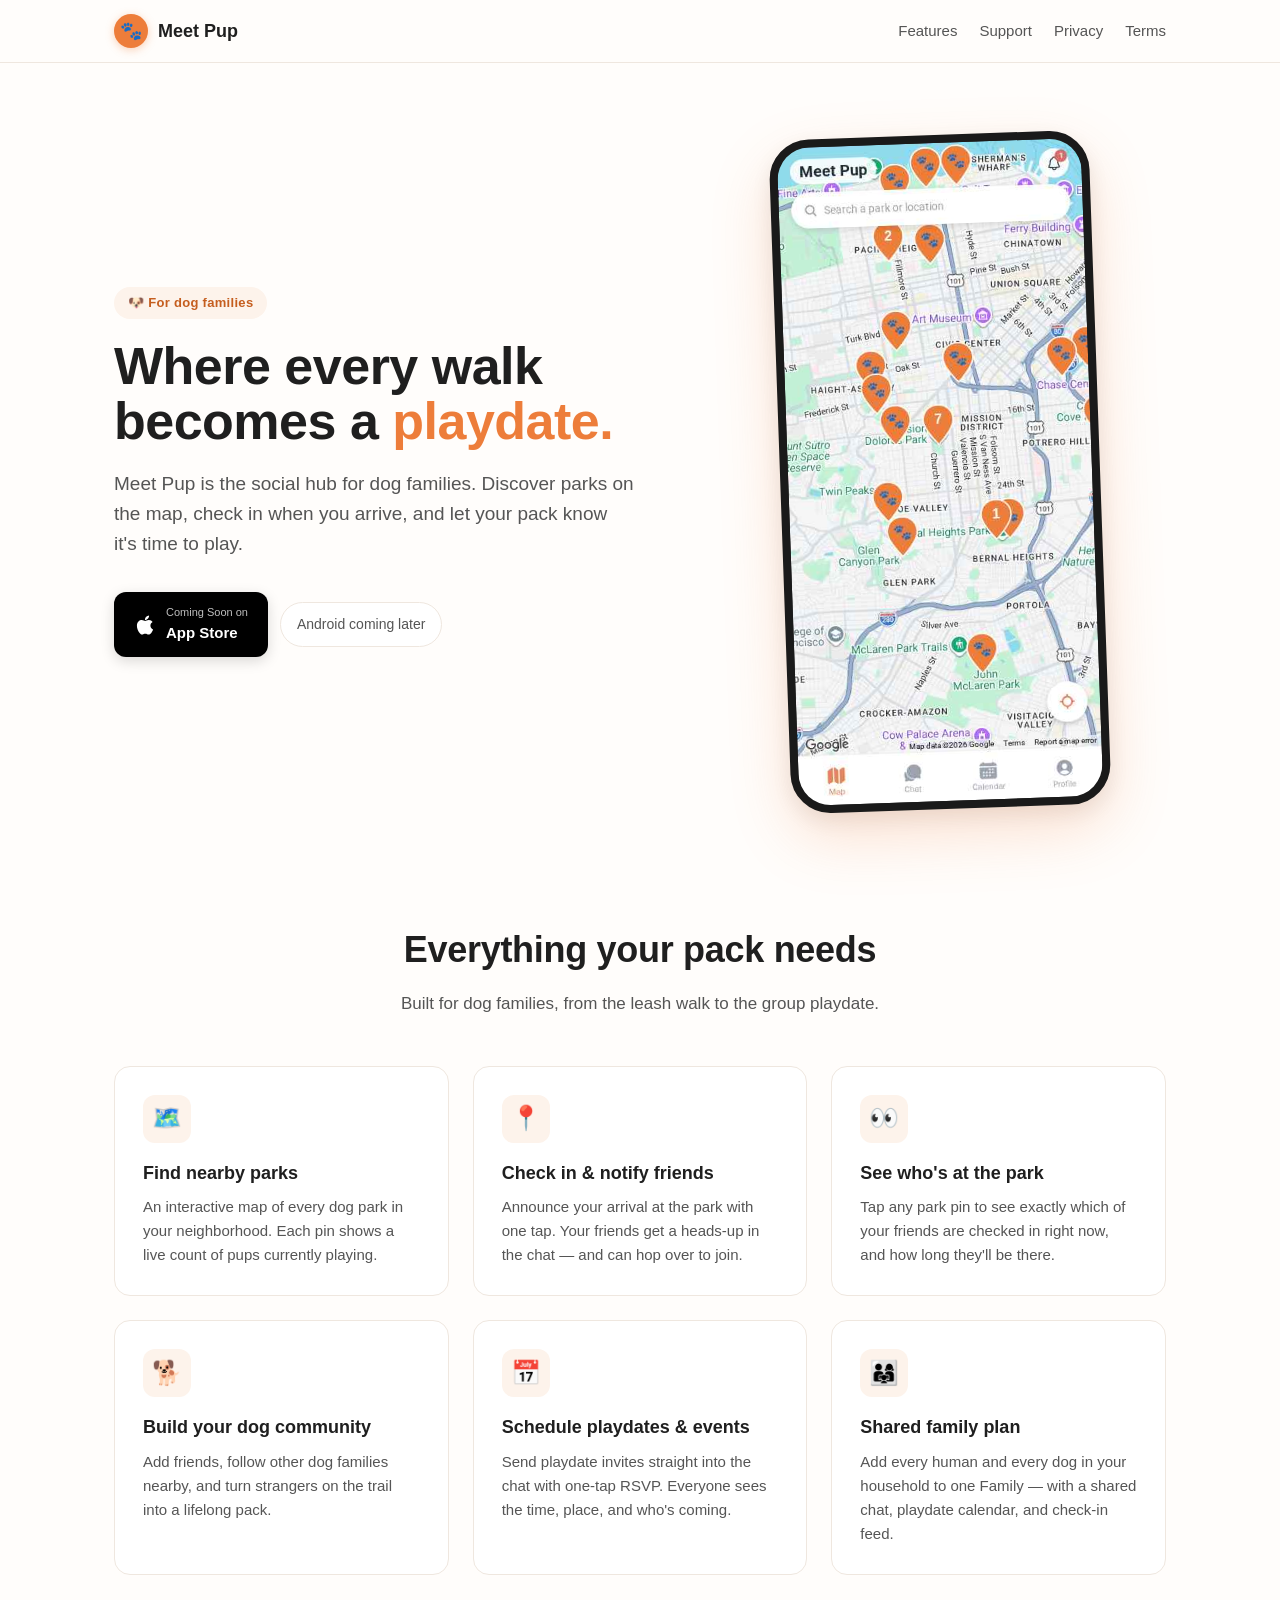
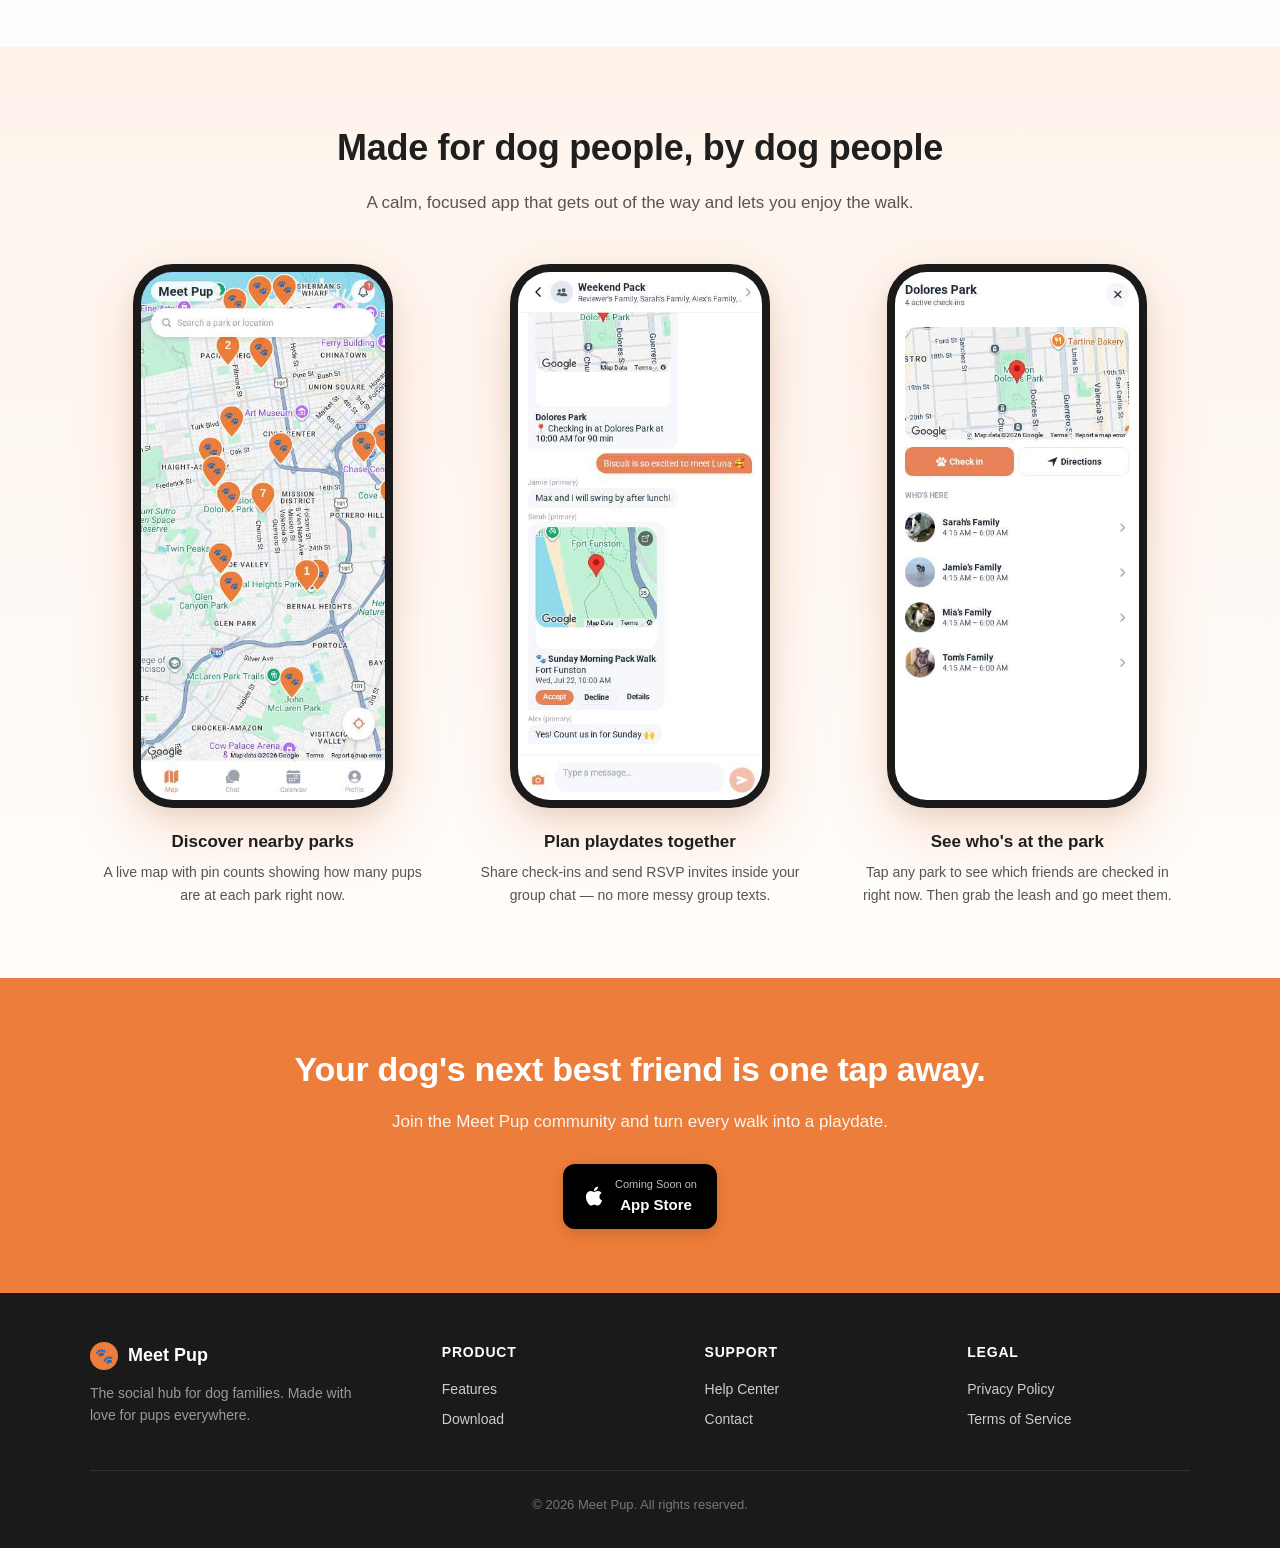
<file: index.html>
<!DOCTYPE html>
<html lang="en">
<head>
  <meta charset="UTF-8">
  <meta name="viewport" content="width=device-width, initial-scale=1.0">
  <meta name="description" content="Meet Pup — the social app for dog families. Find dog parks, check in with friends, chat with your pack, and plan playdates.">
  <meta name="theme-color" content="#ED7D3A">
  <meta property="og:title" content="Meet Pup — A social hub for dog families">
  <meta property="og:description" content="Find dog parks, check in with friends, chat with your pack, and plan playdates — all in one place.">
  <meta property="og:type" content="website">
  <meta property="og:url" content="https://meetpup.space">
  <title>Meet Pup — A social hub for dog families</title>
  <link rel="icon" type="image/svg+xml" href="favicon.svg">
  <link rel="stylesheet" href="styles.css">
</head>
<body>

<nav class="nav">
  <div class="nav-inner">
    <div class="brand">
      <a href="index.html" style="display:flex; align-items:center; gap:10px;">
        <div class="paw">🐾</div>
        <span>Meet Pup</span>
      </a>
    </div>
    <div class="nav-links">
      <a href="#features">Features</a>
      <a href="support.html">Support</a>
      <a href="privacy.html">Privacy</a>
      <a href="terms.html">Terms</a>
    </div>
  </div>
</nav>

<!-- ============ HERO ============ -->
<section class="hero">
  <div class="hero-copy">
    <div class="eyebrow">🐶 For dog families</div>
    <h1>Where every walk becomes a <span>playdate.</span></h1>
    <p class="lead">Meet Pup is the social hub for dog families. Discover parks on the map, check in when you arrive, and let your pack know it's time to play.</p>
    <div class="badges">
      <a href="#" class="appstore-badge" aria-label="Download on the App Store">
        <svg class="apple" width="22" height="22" viewBox="0 0 384 512" fill="currentColor" aria-hidden="true"><path d="M318.7 268.7c-.2-36.7 16.4-64.4 50-84.8-18.8-26.9-47.2-41.7-84.7-44.6-35.5-2.8-74.3 20.7-88.5 20.7-15 0-49.4-19.7-76.4-19.7C63.3 141.2 4 184.8 4 273.5q0 39.3 14.4 81.2c12.8 36.7 59 126.7 107.2 125.2 25.2-.6 43-17.9 75.8-17.9 31.8 0 48.3 17.9 76.4 17.9 48.6-.7 90.4-82.5 102.6-119.3-65.2-30.7-61.7-90-61.7-91.9zm-56.6-164.2c27.3-32.4 24.8-61.9 24-72.5-24.1 1.4-52 16.4-67.9 34.9-17.5 19.8-27.8 44.3-25.6 71.9 26.1 2 49.9-11.4 69.5-34.3z"/></svg>
        <span>
          <small>Coming Soon on</small>
          <strong>App Store</strong>
        </span>
      </a>
      <span class="pill">Android coming later</span>
    </div>
  </div>
  <div class="hero-visual">
    <div class="phone-frame">
      <img src="assets/01_map_hero.png" alt="Meet Pup map view showing dog park check-ins">
    </div>
  </div>
</section>

<!-- ============ FEATURES ============ -->
<section id="features" class="section">
  <div class="section-title">
    <h2>Everything your pack needs</h2>
    <p>Built for dog families, from the leash walk to the group playdate.</p>
  </div>
  <div class="features">
    <div class="feature">
      <div class="icon">🗺️</div>
      <h3>Find nearby parks</h3>
      <p>An interactive map of every dog park in your neighborhood. Each pin shows a live count of pups currently playing.</p>
    </div>
    <div class="feature">
      <div class="icon">📍</div>
      <h3>Check in &amp; notify friends</h3>
      <p>Announce your arrival at the park with one tap. Your friends get a heads-up in the chat — and can hop over to join.</p>
    </div>
    <div class="feature">
      <div class="icon">👀</div>
      <h3>See who's at the park</h3>
      <p>Tap any park pin to see exactly which of your friends are checked in right now, and how long they'll be there.</p>
    </div>
    <div class="feature">
      <div class="icon">🐕</div>
      <h3>Build your dog community</h3>
      <p>Add friends, follow other dog families nearby, and turn strangers on the trail into a lifelong pack.</p>
    </div>
    <div class="feature">
      <div class="icon">📅</div>
      <h3>Schedule playdates &amp; events</h3>
      <p>Send playdate invites straight into the chat with one-tap RSVP. Everyone sees the time, place, and who's coming.</p>
    </div>
    <div class="feature">
      <div class="icon">👨‍👩‍👧</div>
      <h3>Shared family plan</h3>
      <p>Add every human and every dog in your household to one Family — with a shared chat, playdate calendar, and check-in feed.</p>
    </div>
  </div>
</section>

<!-- ============ SHOWCASE ============ -->
<section class="showcase">
  <div class="showcase-inner">
    <div class="section-title">
      <h2>Made for dog people, by dog people</h2>
      <p>A calm, focused app that gets out of the way and lets you enjoy the walk.</p>
    </div>
    <div class="screens">
      <div class="screen">
        <div class="phone-frame"><img src="assets/01_map_hero.png" alt="Map view"></div>
        <h4>Discover nearby parks</h4>
        <p>A live map with pin counts showing how many pups are at each park right now.</p>
      </div>
      <div class="screen">
        <div class="phone-frame"><img src="assets/02_chat_carousel.png" alt="Group chat with check-in and playdate invite"></div>
        <h4>Plan playdates together</h4>
        <p>Share check-ins and send RSVP invites inside your group chat — no more messy group texts.</p>
      </div>
      <div class="screen">
        <div class="phone-frame"><img src="assets/03_family_plan.png" alt="Who's checked in at Dolores Park"></div>
        <h4>See who's at the park</h4>
        <p>Tap any park to see which friends are checked in right now. Then grab the leash and go meet them.</p>
      </div>
    </div>
  </div>
</section>

<!-- ============ CTA ============ -->
<section class="cta-band">
  <h2>Your dog's next best friend is one tap away.</h2>
  <p>Join the Meet Pup community and turn every walk into a playdate.</p>
  <a href="#" class="appstore-badge" aria-label="Download on the App Store">
    <svg class="apple" width="22" height="22" viewBox="0 0 384 512" fill="currentColor" aria-hidden="true"><path d="M318.7 268.7c-.2-36.7 16.4-64.4 50-84.8-18.8-26.9-47.2-41.7-84.7-44.6-35.5-2.8-74.3 20.7-88.5 20.7-15 0-49.4-19.7-76.4-19.7C63.3 141.2 4 184.8 4 273.5q0 39.3 14.4 81.2c12.8 36.7 59 126.7 107.2 125.2 25.2-.6 43-17.9 75.8-17.9 31.8 0 48.3 17.9 76.4 17.9 48.6-.7 90.4-82.5 102.6-119.3-65.2-30.7-61.7-90-61.7-91.9zm-56.6-164.2c27.3-32.4 24.8-61.9 24-72.5-24.1 1.4-52 16.4-67.9 34.9-17.5 19.8-27.8 44.3-25.6 71.9 26.1 2 49.9-11.4 69.5-34.3z"/></svg>
    <span>
      <small>Coming Soon on</small>
      <strong>App Store</strong>
    </span>
  </a>
</section>

<!-- ============ FOOTER ============ -->
<footer class="footer">
  <div class="footer-inner">
    <div class="brand-block">
      <div class="brand-name">
        <div class="paw" style="width:28px;height:28px;border-radius:50%;background:var(--brand);display:flex;align-items:center;justify-content:center;color:white;font-size:15px;">🐾</div>
        <span>Meet Pup</span>
      </div>
      <p>The social hub for dog families. Made with love for pups everywhere.</p>
    </div>
    <div>
      <h5>Product</h5>
      <a href="#features">Features</a>
      <a href="#">Download</a>
    </div>
    <div>
      <h5>Support</h5>
      <a href="support.html">Help Center</a>
      <a href="mailto:support@meetpup.space">Contact</a>
    </div>
    <div>
      <h5>Legal</h5>
      <a href="privacy.html">Privacy Policy</a>
      <a href="terms.html">Terms of Service</a>
    </div>
  </div>
  <div class="footer-bottom">
    &copy; 2026 Meet Pup. All rights reserved.
  </div>
</footer>

</body>
</html>
</file>
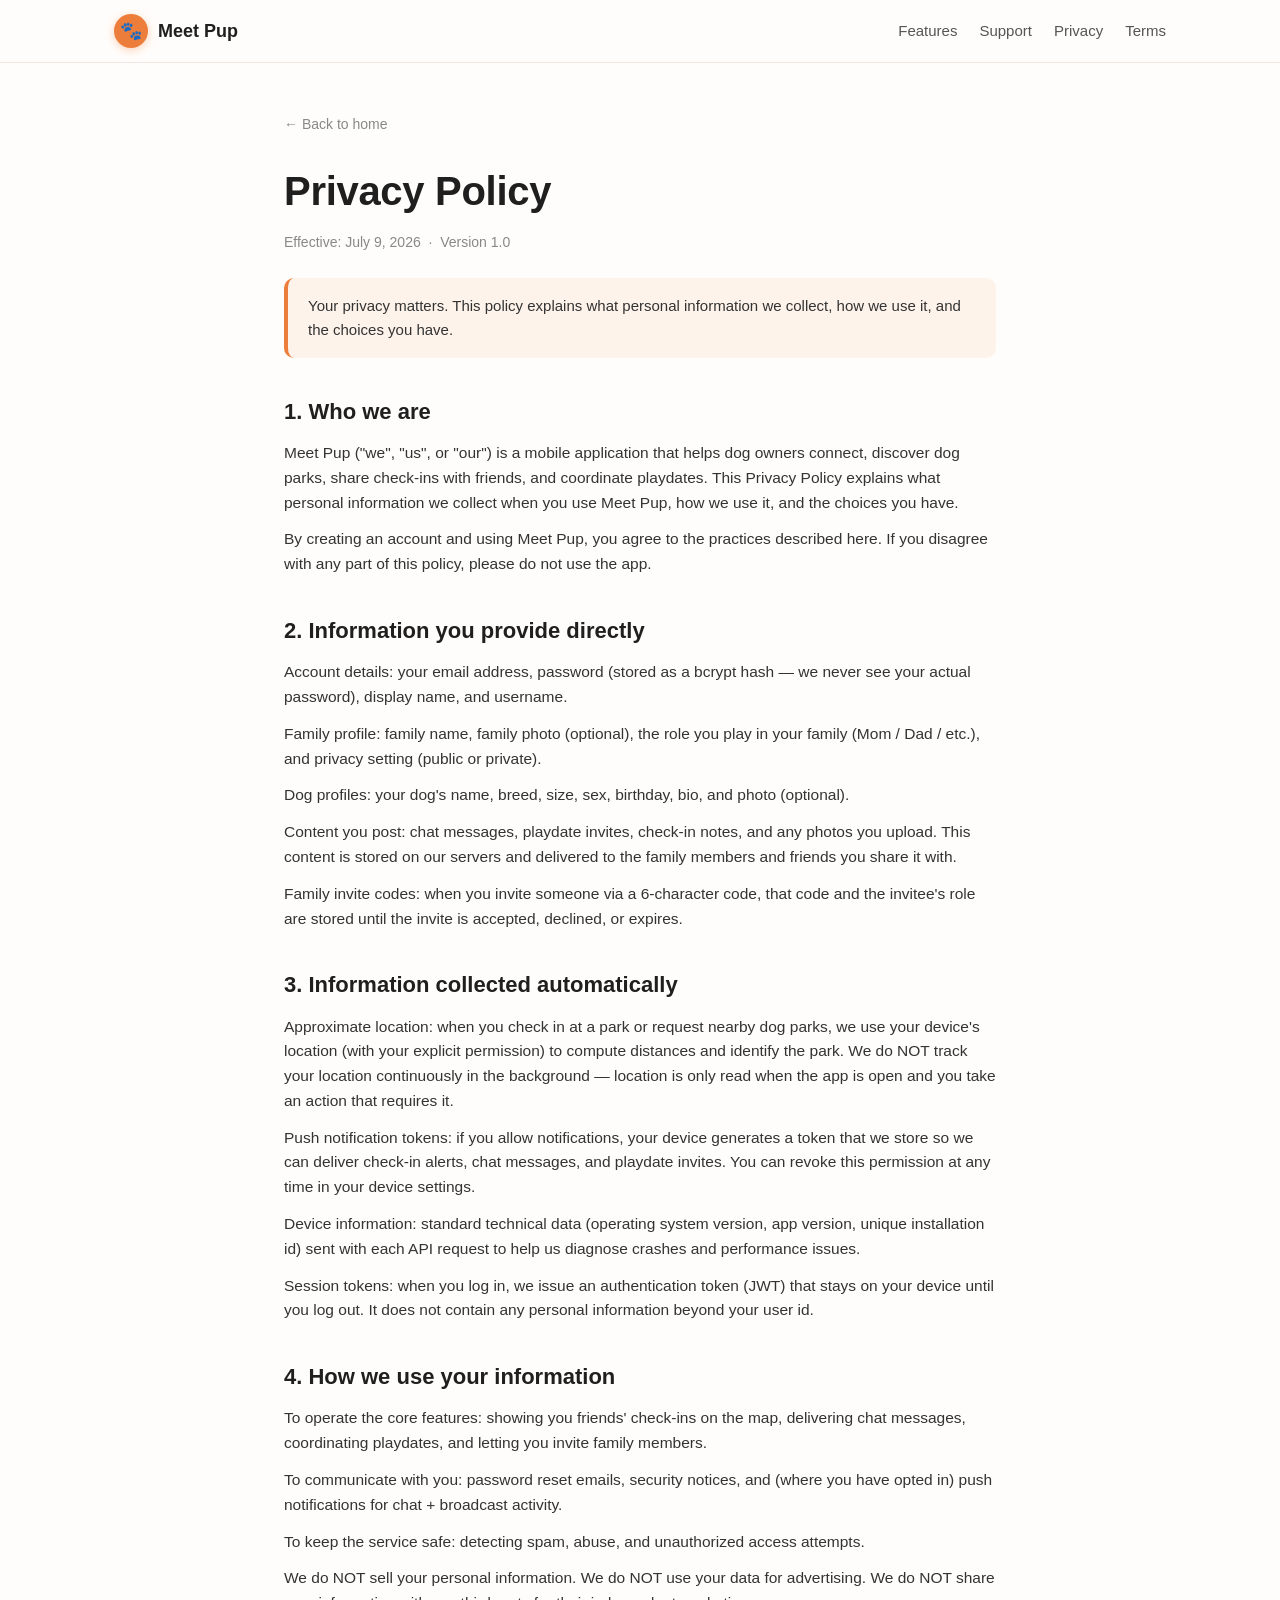
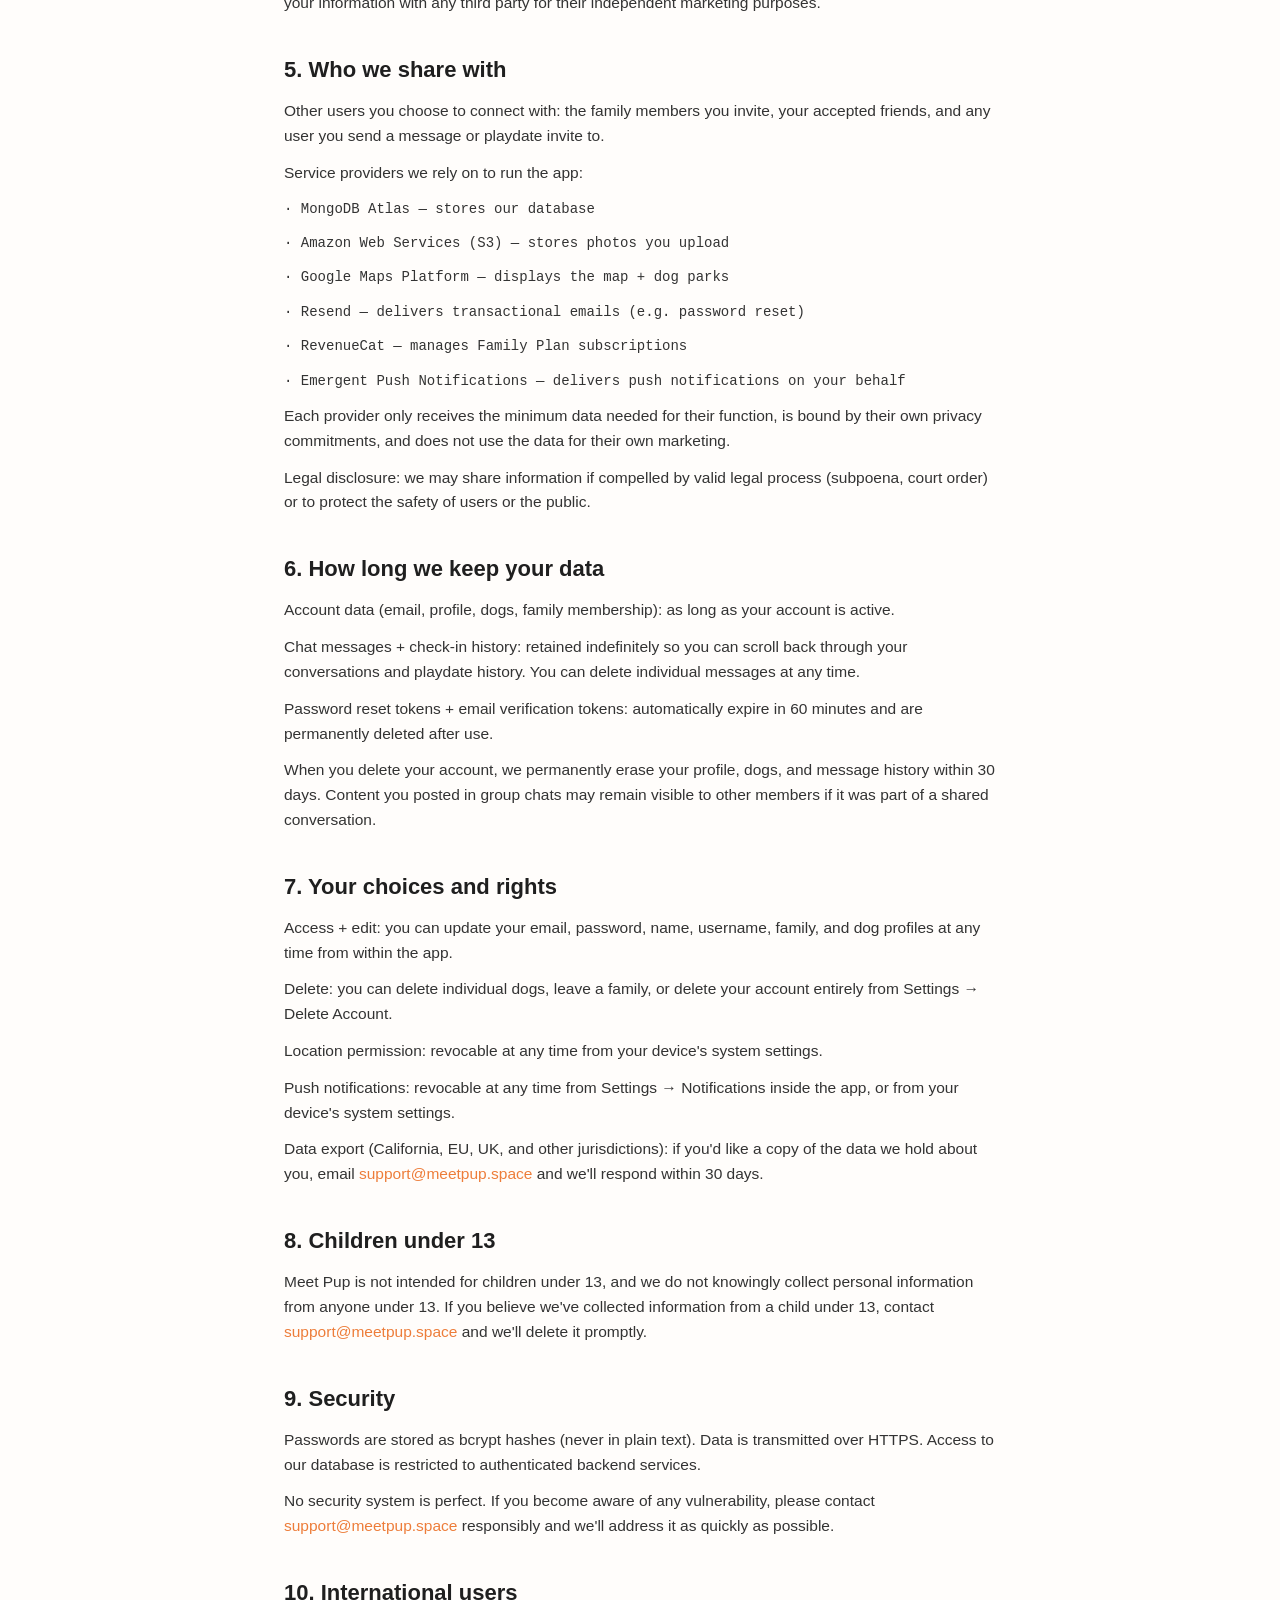
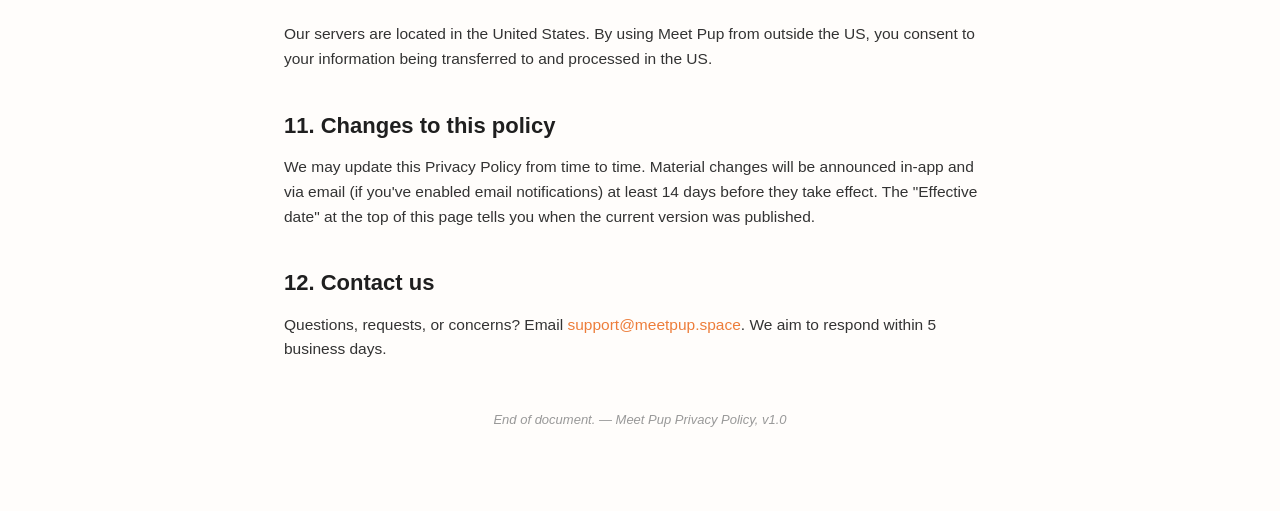
<file: privacy.html>
<!DOCTYPE html>
<html lang="en">
<head>
  <meta charset="UTF-8">
  <meta name="viewport" content="width=device-width, initial-scale=1.0">
  <meta name="robots" content="index, follow">
  <title>Privacy Policy — Meet Pup</title>
  <link rel="icon" type="image/svg+xml" href="favicon.svg">
  <link rel="stylesheet" href="styles.css">
</head>
<body>

<nav class="nav">
  <div class="nav-inner">
    <div class="brand">
      <a href="index.html" style="display:flex; align-items:center; gap:10px;">
        <div class="paw">🐾</div>
        <span>Meet Pup</span>
      </a>
    </div>
    <div class="nav-links">
      <a href="index.html#features">Features</a>
      <a href="support.html">Support</a>
      <a href="privacy.html">Privacy</a>
      <a href="terms.html">Terms</a>
    </div>
  </div>
</nav>

<div class="content">
  <a href="index.html" class="back">← Back to home</a>
  <h1>Privacy Policy</h1>
  <div class="meta">Effective: July 9, 2026 &nbsp;·&nbsp; Version 1.0</div>
  <p class="intro">Your privacy matters. This policy explains what personal information we collect, how we use it, and the choices you have.</p>

  <h2>1. Who we are</h2>
  <p>Meet Pup ("we", "us", or "our") is a mobile application that helps dog owners connect, discover dog parks, share check-ins with friends, and coordinate playdates. This Privacy Policy explains what personal information we collect when you use Meet Pup, how we use it, and the choices you have.</p>
  <p>By creating an account and using Meet Pup, you agree to the practices described here. If you disagree with any part of this policy, please do not use the app.</p>

  <h2>2. Information you provide directly</h2>
  <p>Account details: your email address, password (stored as a bcrypt hash — we never see your actual password), display name, and username.</p>
  <p>Family profile: family name, family photo (optional), the role you play in your family (Mom / Dad / etc.), and privacy setting (public or private).</p>
  <p>Dog profiles: your dog's name, breed, size, sex, birthday, bio, and photo (optional).</p>
  <p>Content you post: chat messages, playdate invites, check-in notes, and any photos you upload. This content is stored on our servers and delivered to the family members and friends you share it with.</p>
  <p>Family invite codes: when you invite someone via a 6-character code, that code and the invitee's role are stored until the invite is accepted, declined, or expires.</p>

  <h2>3. Information collected automatically</h2>
  <p>Approximate location: when you check in at a park or request nearby dog parks, we use your device's location (with your explicit permission) to compute distances and identify the park. We do NOT track your location continuously in the background — location is only read when the app is open and you take an action that requires it.</p>
  <p>Push notification tokens: if you allow notifications, your device generates a token that we store so we can deliver check-in alerts, chat messages, and playdate invites. You can revoke this permission at any time in your device settings.</p>
  <p>Device information: standard technical data (operating system version, app version, unique installation id) sent with each API request to help us diagnose crashes and performance issues.</p>
  <p>Session tokens: when you log in, we issue an authentication token (JWT) that stays on your device until you log out. It does not contain any personal information beyond your user id.</p>

  <h2>4. How we use your information</h2>
  <p>To operate the core features: showing you friends' check-ins on the map, delivering chat messages, coordinating playdates, and letting you invite family members.</p>
  <p>To communicate with you: password reset emails, security notices, and (where you have opted in) push notifications for chat + broadcast activity.</p>
  <p>To keep the service safe: detecting spam, abuse, and unauthorized access attempts.</p>
  <p>We do NOT sell your personal information. We do NOT use your data for advertising. We do NOT share your information with any third party for their independent marketing purposes.</p>

  <h2>5. Who we share with</h2>
  <p>Other users you choose to connect with: the family members you invite, your accepted friends, and any user you send a message or playdate invite to.</p>
  <p>Service providers we rely on to run the app:</p>
  <p class="mono-list">  · MongoDB Atlas — stores our database</p>
  <p class="mono-list">  · Amazon Web Services (S3) — stores photos you upload</p>
  <p class="mono-list">  · Google Maps Platform — displays the map + dog parks</p>
  <p class="mono-list">  · Resend — delivers transactional emails (e.g. password reset)</p>
  <p class="mono-list">  · RevenueCat — manages Family Plan subscriptions</p>
  <p class="mono-list">  · Emergent Push Notifications — delivers push notifications on your behalf</p>
  <p>Each provider only receives the minimum data needed for their function, is bound by their own privacy commitments, and does not use the data for their own marketing.</p>
  <p>Legal disclosure: we may share information if compelled by valid legal process (subpoena, court order) or to protect the safety of users or the public.</p>

  <h2>6. How long we keep your data</h2>
  <p>Account data (email, profile, dogs, family membership): as long as your account is active.</p>
  <p>Chat messages + check-in history: retained indefinitely so you can scroll back through your conversations and playdate history. You can delete individual messages at any time.</p>
  <p>Password reset tokens + email verification tokens: automatically expire in 60 minutes and are permanently deleted after use.</p>
  <p>When you delete your account, we permanently erase your profile, dogs, and message history within 30 days. Content you posted in group chats may remain visible to other members if it was part of a shared conversation.</p>

  <h2>7. Your choices and rights</h2>
  <p>Access + edit: you can update your email, password, name, username, family, and dog profiles at any time from within the app.</p>
  <p>Delete: you can delete individual dogs, leave a family, or delete your account entirely from Settings → Delete Account.</p>
  <p>Location permission: revocable at any time from your device's system settings.</p>
  <p>Push notifications: revocable at any time from Settings → Notifications inside the app, or from your device's system settings.</p>
  <p>Data export (California, EU, UK, and other jurisdictions): if you'd like a copy of the data we hold about you, email <a href="mailto:support@meetpup.space">support@meetpup.space</a> and we'll respond within 30 days.</p>

  <h2>8. Children under 13</h2>
  <p>Meet Pup is not intended for children under 13, and we do not knowingly collect personal information from anyone under 13. If you believe we've collected information from a child under 13, contact <a href="mailto:support@meetpup.space">support@meetpup.space</a> and we'll delete it promptly.</p>

  <h2>9. Security</h2>
  <p>Passwords are stored as bcrypt hashes (never in plain text). Data is transmitted over HTTPS. Access to our database is restricted to authenticated backend services.</p>
  <p>No security system is perfect. If you become aware of any vulnerability, please contact <a href="mailto:support@meetpup.space">support@meetpup.space</a> responsibly and we'll address it as quickly as possible.</p>

  <h2>10. International users</h2>
  <p>Our servers are located in the United States. By using Meet Pup from outside the US, you consent to your information being transferred to and processed in the US.</p>

  <h2>11. Changes to this policy</h2>
  <p>We may update this Privacy Policy from time to time. Material changes will be announced in-app and via email (if you've enabled email notifications) at least 14 days before they take effect. The "Effective date" at the top of this page tells you when the current version was published.</p>

  <h2>12. Contact us</h2>
  <p>Questions, requests, or concerns? Email <a href="mailto:support@meetpup.space">support@meetpup.space</a>. We aim to respond within 5 business days.</p>

  <footer style="color:#999; text-align:center; margin-top:48px; font-size:13px; font-style:italic;">
    End of document. — Meet Pup Privacy Policy, v1.0
  </footer>
</div>

</body>
</html>
</file>
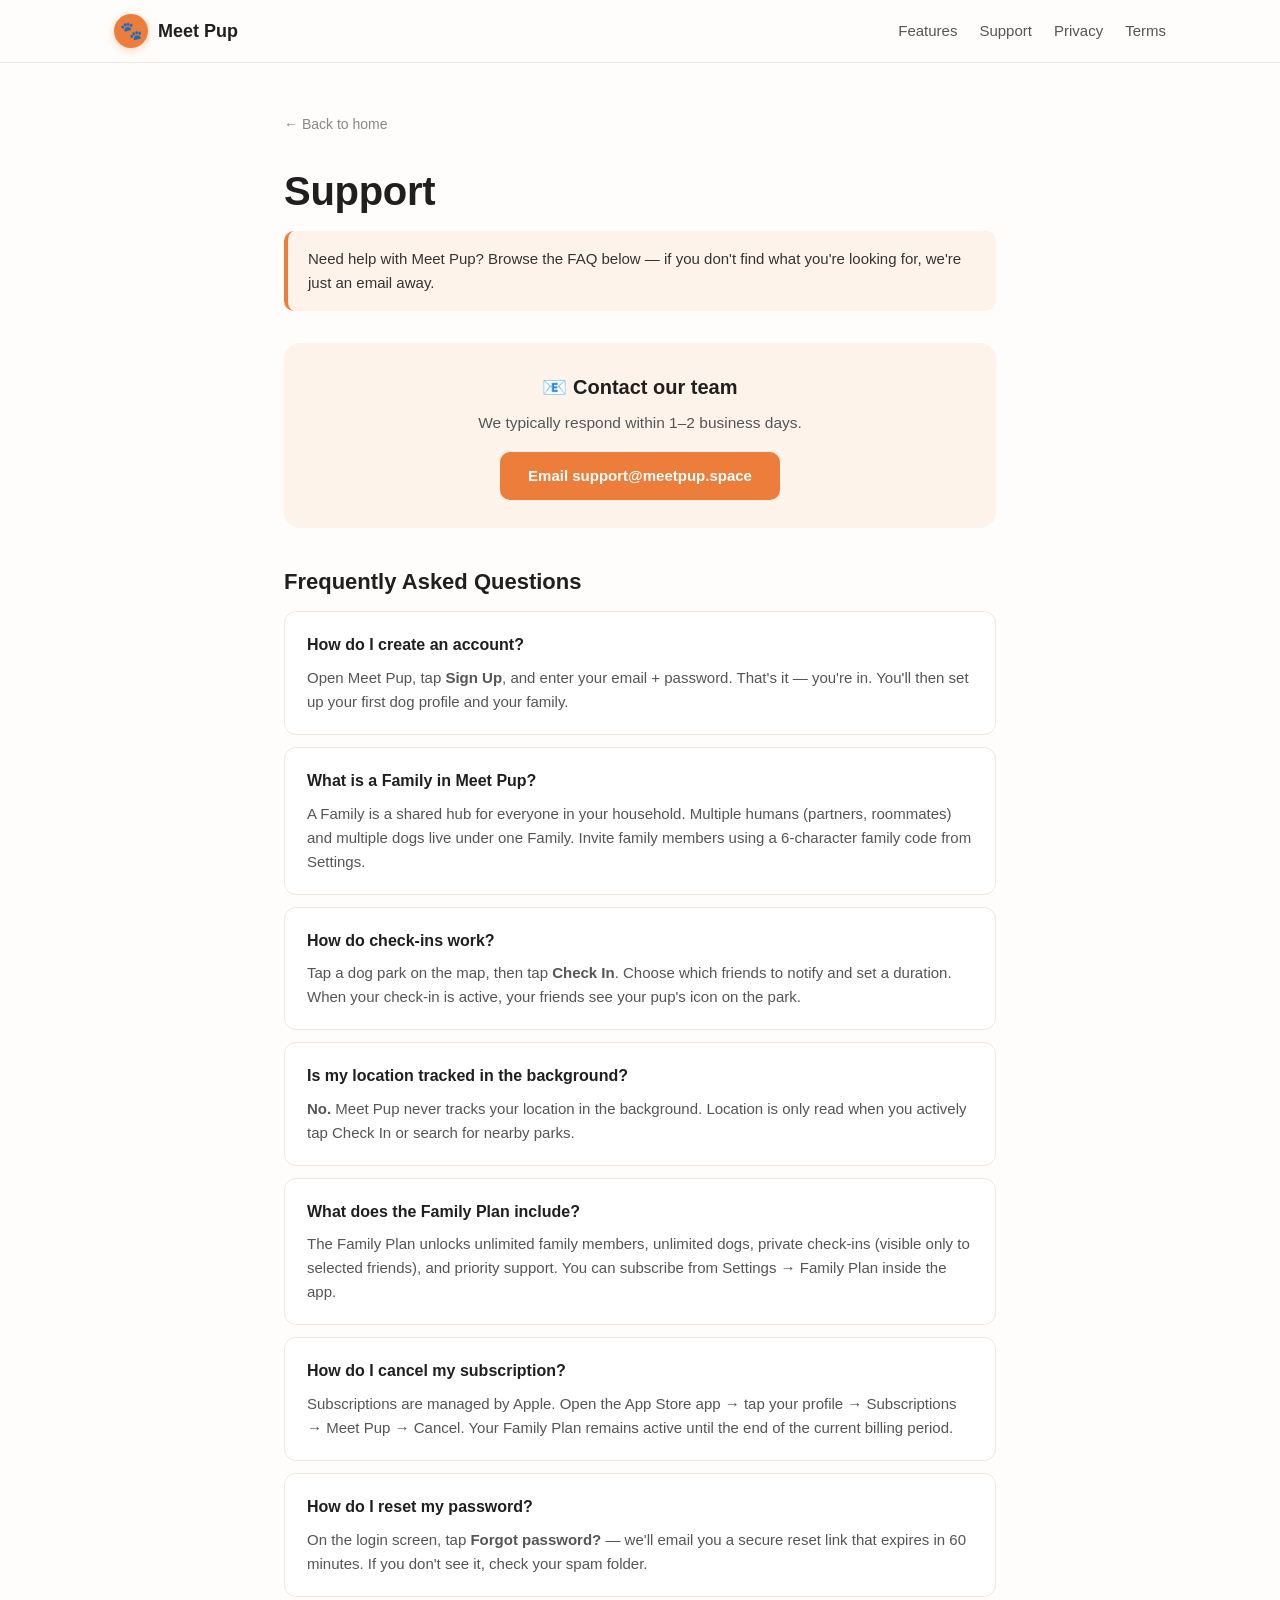
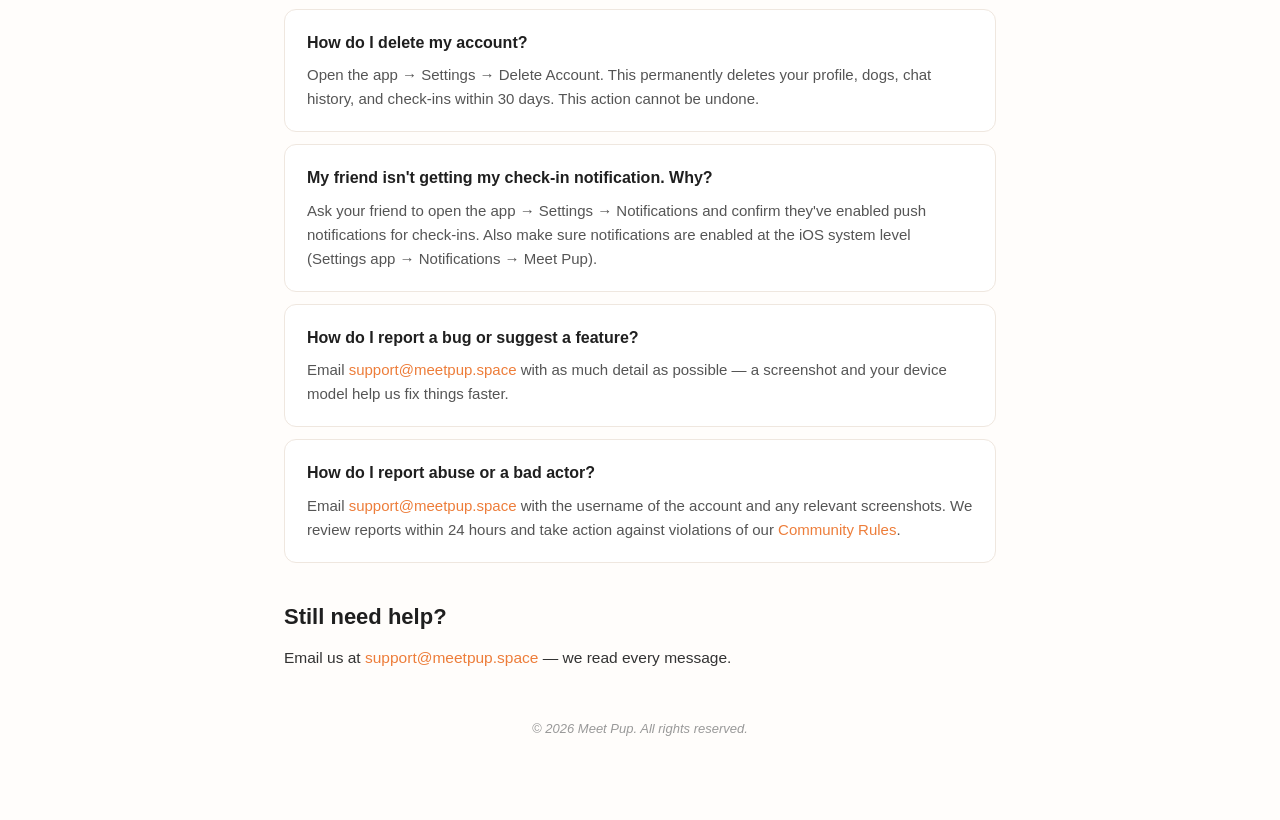
<file: support.html>
<!DOCTYPE html>
<html lang="en">
<head>
  <meta charset="UTF-8">
  <meta name="viewport" content="width=device-width, initial-scale=1.0">
  <title>Support — Meet Pup</title>
  <meta name="description" content="Get help with Meet Pup — FAQs, account help, and contact support.">
  <link rel="icon" type="image/svg+xml" href="favicon.svg">
  <link rel="stylesheet" href="styles.css">
</head>
<body>

<nav class="nav">
  <div class="nav-inner">
    <div class="brand">
      <a href="index.html" style="display:flex; align-items:center; gap:10px;">
        <div class="paw">🐾</div>
        <span>Meet Pup</span>
      </a>
    </div>
    <div class="nav-links">
      <a href="index.html#features">Features</a>
      <a href="support.html">Support</a>
      <a href="privacy.html">Privacy</a>
      <a href="terms.html">Terms</a>
    </div>
  </div>
</nav>

<div class="content">
  <a href="index.html" class="back">← Back to home</a>
  <h1>Support</h1>
  <p class="intro">Need help with Meet Pup? Browse the FAQ below — if you don't find what you're looking for, we're just an email away.</p>

  <div class="contact-card">
    <h3>📧 Contact our team</h3>
    <p>We typically respond within 1–2 business days.</p>
    <a href="mailto:support@meetpup.space" class="mail-btn">Email support@meetpup.space</a>
  </div>

  <h2>Frequently Asked Questions</h2>

  <div class="faq">
    <div class="faq-item">
      <h3>How do I create an account?</h3>
      <p>Open Meet Pup, tap <strong>Sign Up</strong>, and enter your email + password. That's it — you're in. You'll then set up your first dog profile and your family.</p>
    </div>
    <div class="faq-item">
      <h3>What is a Family in Meet Pup?</h3>
      <p>A Family is a shared hub for everyone in your household. Multiple humans (partners, roommates) and multiple dogs live under one Family. Invite family members using a 6-character family code from Settings.</p>
    </div>
    <div class="faq-item">
      <h3>How do check-ins work?</h3>
      <p>Tap a dog park on the map, then tap <strong>Check In</strong>. Choose which friends to notify and set a duration. When your check-in is active, your friends see your pup's icon on the park.</p>
    </div>
    <div class="faq-item">
      <h3>Is my location tracked in the background?</h3>
      <p><strong>No.</strong> Meet Pup never tracks your location in the background. Location is only read when you actively tap Check In or search for nearby parks.</p>
    </div>
    <div class="faq-item">
      <h3>What does the Family Plan include?</h3>
      <p>The Family Plan unlocks unlimited family members, unlimited dogs, private check-ins (visible only to selected friends), and priority support. You can subscribe from Settings → Family Plan inside the app.</p>
    </div>
    <div class="faq-item">
      <h3>How do I cancel my subscription?</h3>
      <p>Subscriptions are managed by Apple. Open the App Store app → tap your profile → Subscriptions → Meet Pup → Cancel. Your Family Plan remains active until the end of the current billing period.</p>
    </div>
    <div class="faq-item">
      <h3>How do I reset my password?</h3>
      <p>On the login screen, tap <strong>Forgot password?</strong> — we'll email you a secure reset link that expires in 60 minutes. If you don't see it, check your spam folder.</p>
    </div>
    <div class="faq-item">
      <h3>How do I delete my account?</h3>
      <p>Open the app → Settings → Delete Account. This permanently deletes your profile, dogs, chat history, and check-ins within 30 days. This action cannot be undone.</p>
    </div>
    <div class="faq-item">
      <h3>My friend isn't getting my check-in notification. Why?</h3>
      <p>Ask your friend to open the app → Settings → Notifications and confirm they've enabled push notifications for check-ins. Also make sure notifications are enabled at the iOS system level (Settings app → Notifications → Meet Pup).</p>
    </div>
    <div class="faq-item">
      <h3>How do I report a bug or suggest a feature?</h3>
      <p>Email <a href="mailto:support@meetpup.space">support@meetpup.space</a> with as much detail as possible — a screenshot and your device model help us fix things faster.</p>
    </div>
    <div class="faq-item">
      <h3>How do I report abuse or a bad actor?</h3>
      <p>Email <a href="mailto:support@meetpup.space">support@meetpup.space</a> with the username of the account and any relevant screenshots. We review reports within 24 hours and take action against violations of our <a href="terms.html">Community Rules</a>.</p>
    </div>
  </div>

  <h2>Still need help?</h2>
  <p>Email us at <a href="mailto:support@meetpup.space">support@meetpup.space</a> — we read every message.</p>

  <footer style="color:#999; text-align:center; margin-top:48px; font-size:13px; font-style:italic;">
    &copy; 2026 Meet Pup. All rights reserved.
  </footer>
</div>

</body>
</html>
</file>
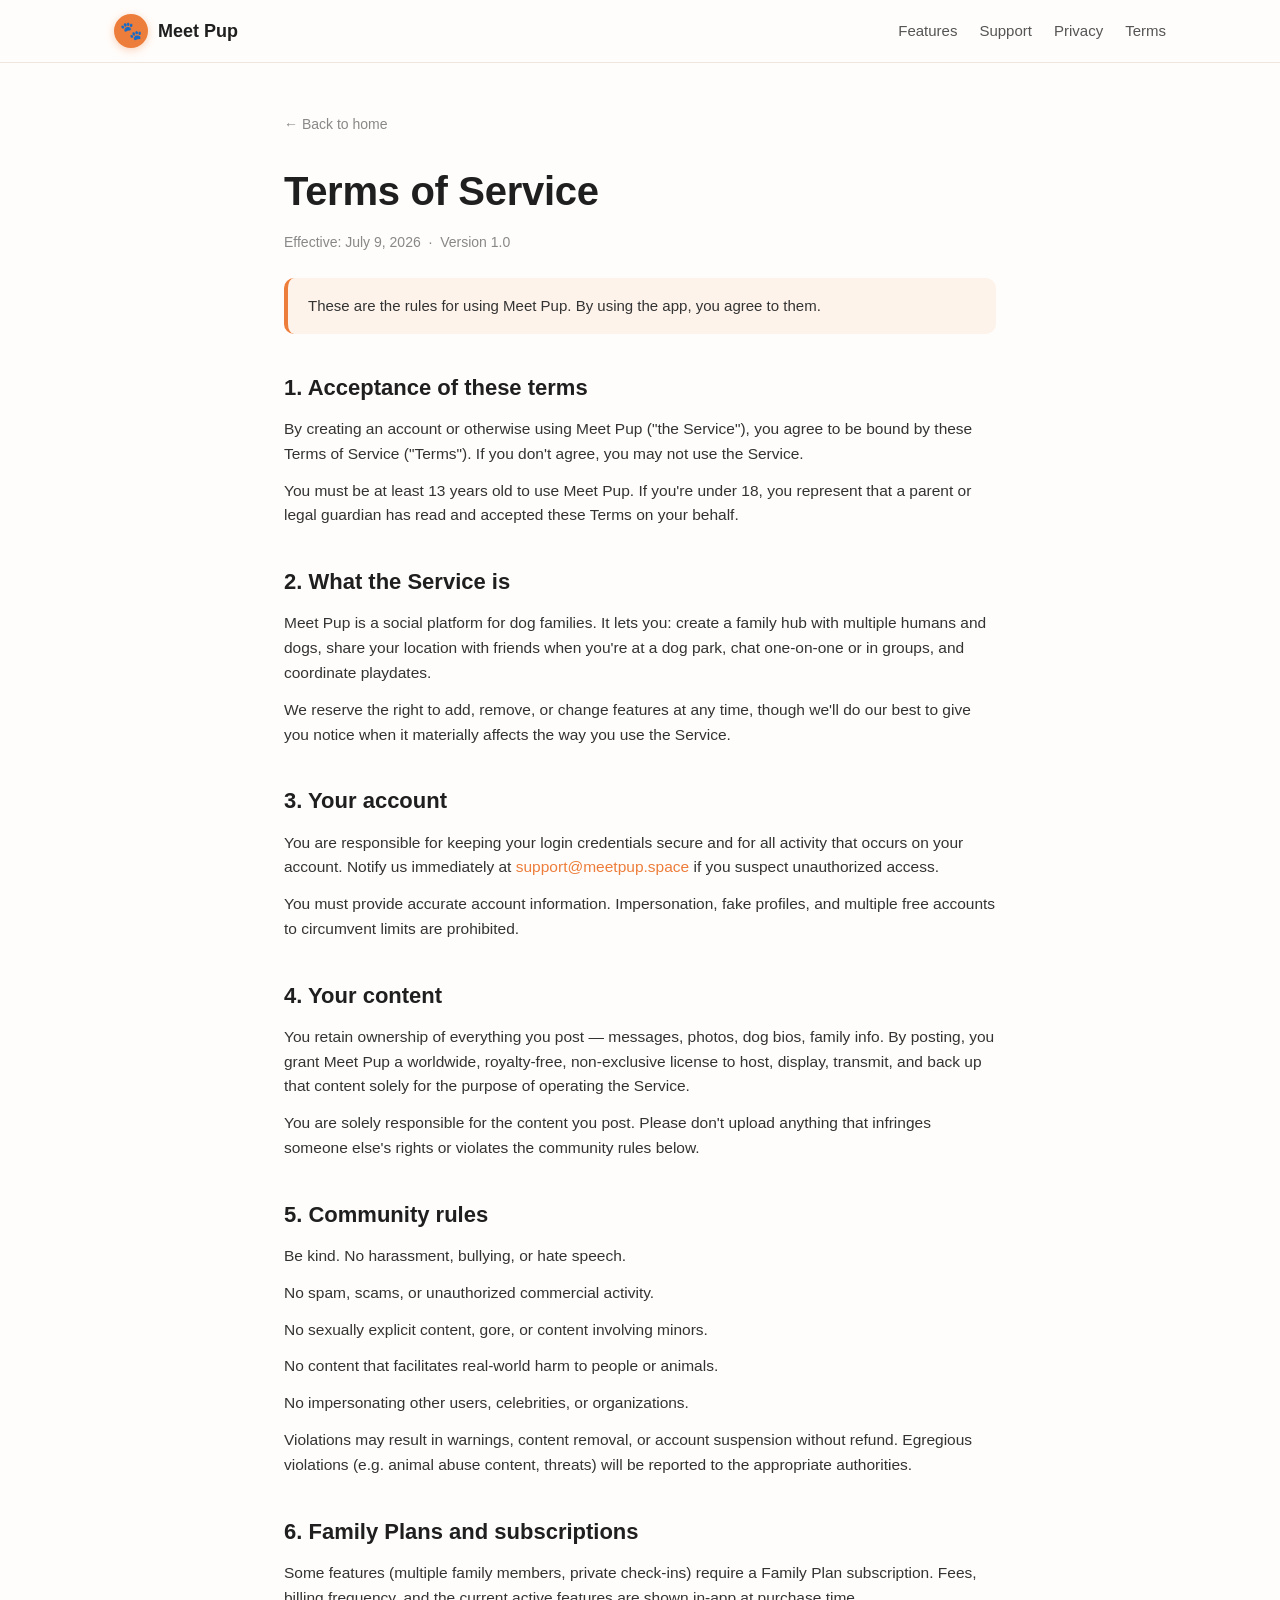
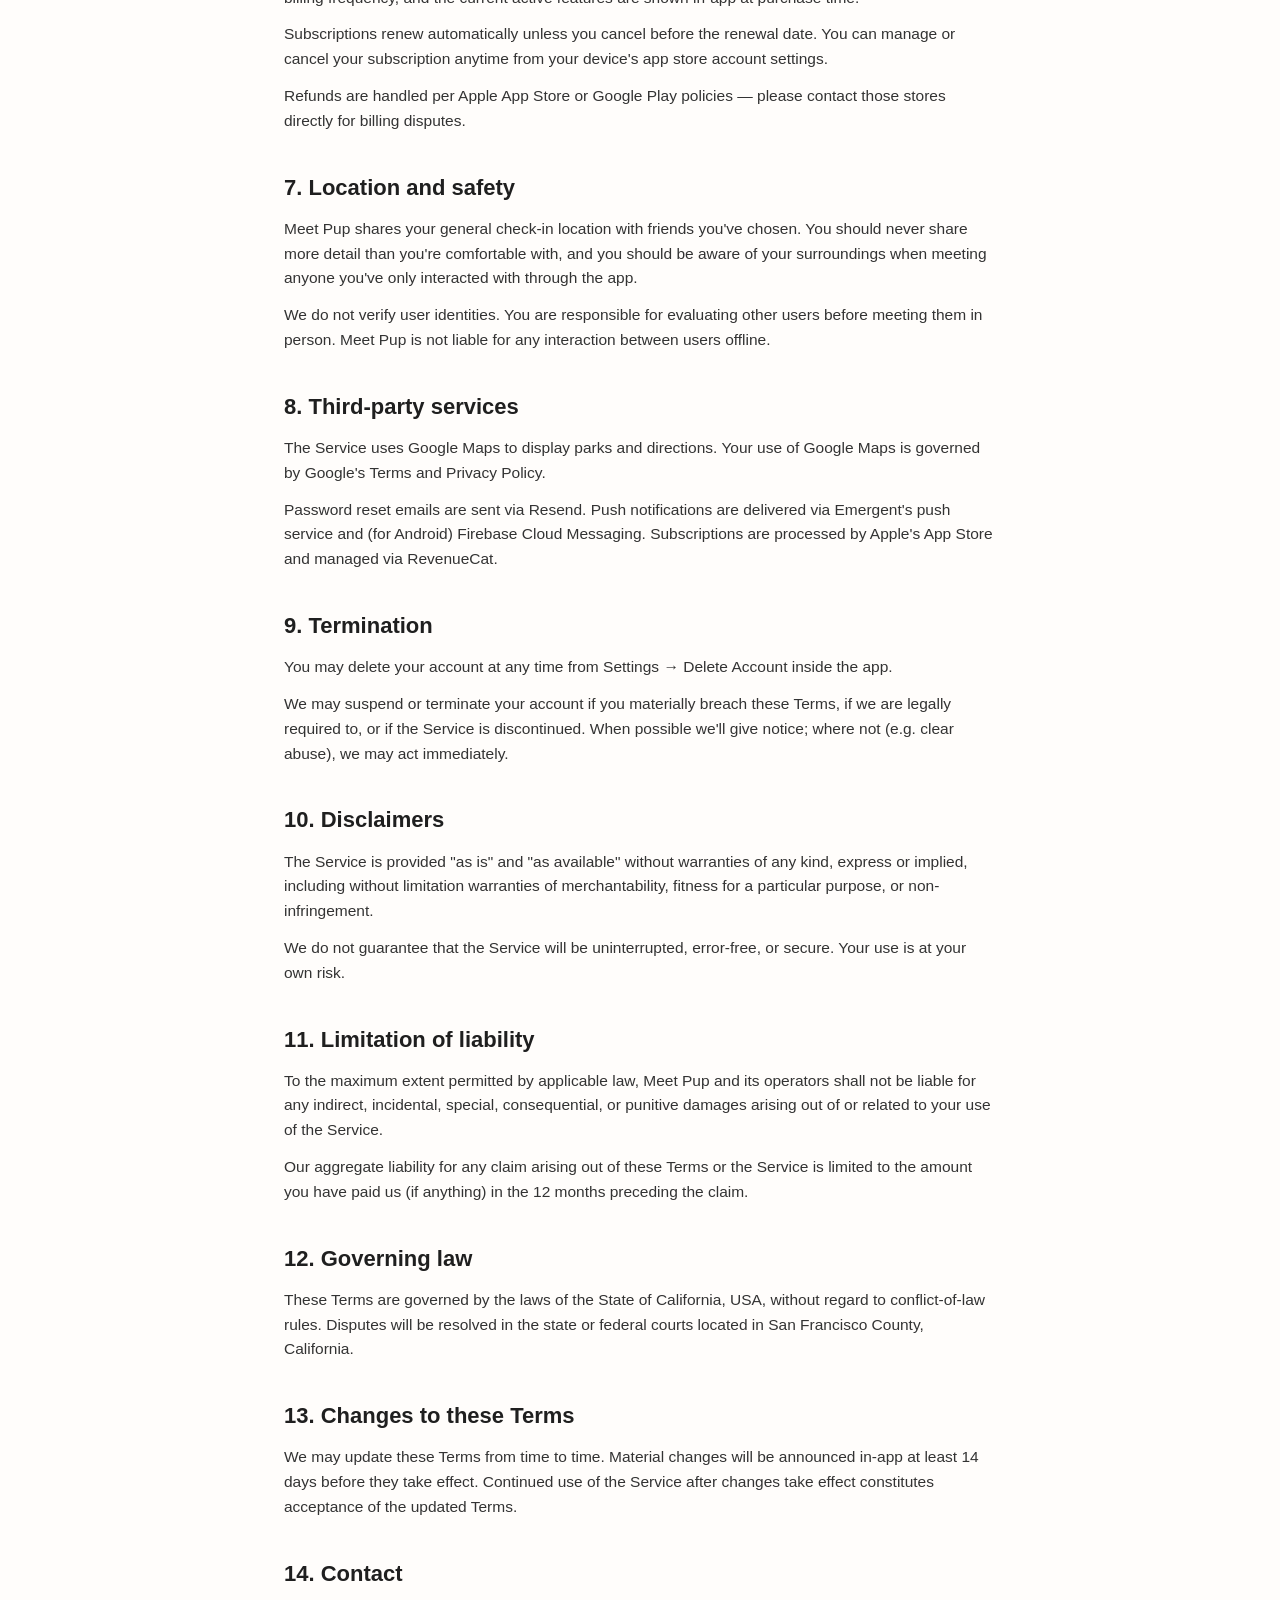
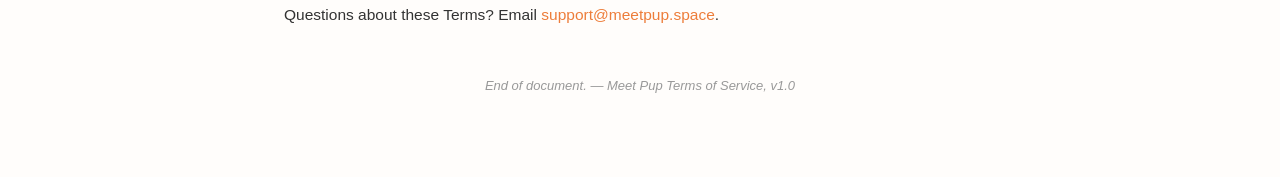
<file: terms.html>
<!DOCTYPE html>
<html lang="en">
<head>
  <meta charset="UTF-8">
  <meta name="viewport" content="width=device-width, initial-scale=1.0">
  <meta name="robots" content="index, follow">
  <title>Terms of Service — Meet Pup</title>
  <link rel="icon" type="image/svg+xml" href="favicon.svg">
  <link rel="stylesheet" href="styles.css">
</head>
<body>

<nav class="nav">
  <div class="nav-inner">
    <div class="brand">
      <a href="index.html" style="display:flex; align-items:center; gap:10px;">
        <div class="paw">🐾</div>
        <span>Meet Pup</span>
      </a>
    </div>
    <div class="nav-links">
      <a href="index.html#features">Features</a>
      <a href="support.html">Support</a>
      <a href="privacy.html">Privacy</a>
      <a href="terms.html">Terms</a>
    </div>
  </div>
</nav>

<div class="content">
  <a href="index.html" class="back">← Back to home</a>
  <h1>Terms of Service</h1>
  <div class="meta">Effective: July 9, 2026 &nbsp;·&nbsp; Version 1.0</div>
  <p class="intro">These are the rules for using Meet Pup. By using the app, you agree to them.</p>

  <h2>1. Acceptance of these terms</h2>
  <p>By creating an account or otherwise using Meet Pup ("the Service"), you agree to be bound by these Terms of Service ("Terms"). If you don't agree, you may not use the Service.</p>
  <p>You must be at least 13 years old to use Meet Pup. If you're under 18, you represent that a parent or legal guardian has read and accepted these Terms on your behalf.</p>

  <h2>2. What the Service is</h2>
  <p>Meet Pup is a social platform for dog families. It lets you: create a family hub with multiple humans and dogs, share your location with friends when you're at a dog park, chat one-on-one or in groups, and coordinate playdates.</p>
  <p>We reserve the right to add, remove, or change features at any time, though we'll do our best to give you notice when it materially affects the way you use the Service.</p>

  <h2>3. Your account</h2>
  <p>You are responsible for keeping your login credentials secure and for all activity that occurs on your account. Notify us immediately at <a href="mailto:support@meetpup.space">support@meetpup.space</a> if you suspect unauthorized access.</p>
  <p>You must provide accurate account information. Impersonation, fake profiles, and multiple free accounts to circumvent limits are prohibited.</p>

  <h2>4. Your content</h2>
  <p>You retain ownership of everything you post — messages, photos, dog bios, family info. By posting, you grant Meet Pup a worldwide, royalty-free, non-exclusive license to host, display, transmit, and back up that content solely for the purpose of operating the Service.</p>
  <p>You are solely responsible for the content you post. Please don't upload anything that infringes someone else's rights or violates the community rules below.</p>

  <h2>5. Community rules</h2>
  <p>Be kind. No harassment, bullying, or hate speech.</p>
  <p>No spam, scams, or unauthorized commercial activity.</p>
  <p>No sexually explicit content, gore, or content involving minors.</p>
  <p>No content that facilitates real-world harm to people or animals.</p>
  <p>No impersonating other users, celebrities, or organizations.</p>
  <p>Violations may result in warnings, content removal, or account suspension without refund. Egregious violations (e.g. animal abuse content, threats) will be reported to the appropriate authorities.</p>

  <h2>6. Family Plans and subscriptions</h2>
  <p>Some features (multiple family members, private check-ins) require a Family Plan subscription. Fees, billing frequency, and the current active features are shown in-app at purchase time.</p>
  <p>Subscriptions renew automatically unless you cancel before the renewal date. You can manage or cancel your subscription anytime from your device's app store account settings.</p>
  <p>Refunds are handled per Apple App Store or Google Play policies — please contact those stores directly for billing disputes.</p>

  <h2>7. Location and safety</h2>
  <p>Meet Pup shares your general check-in location with friends you've chosen. You should never share more detail than you're comfortable with, and you should be aware of your surroundings when meeting anyone you've only interacted with through the app.</p>
  <p>We do not verify user identities. You are responsible for evaluating other users before meeting them in person. Meet Pup is not liable for any interaction between users offline.</p>

  <h2>8. Third-party services</h2>
  <p>The Service uses Google Maps to display parks and directions. Your use of Google Maps is governed by Google's Terms and Privacy Policy.</p>
  <p>Password reset emails are sent via Resend. Push notifications are delivered via Emergent's push service and (for Android) Firebase Cloud Messaging. Subscriptions are processed by Apple's App Store and managed via RevenueCat.</p>

  <h2>9. Termination</h2>
  <p>You may delete your account at any time from Settings → Delete Account inside the app.</p>
  <p>We may suspend or terminate your account if you materially breach these Terms, if we are legally required to, or if the Service is discontinued. When possible we'll give notice; where not (e.g. clear abuse), we may act immediately.</p>

  <h2>10. Disclaimers</h2>
  <p>The Service is provided "as is" and "as available" without warranties of any kind, express or implied, including without limitation warranties of merchantability, fitness for a particular purpose, or non-infringement.</p>
  <p>We do not guarantee that the Service will be uninterrupted, error-free, or secure. Your use is at your own risk.</p>

  <h2>11. Limitation of liability</h2>
  <p>To the maximum extent permitted by applicable law, Meet Pup and its operators shall not be liable for any indirect, incidental, special, consequential, or punitive damages arising out of or related to your use of the Service.</p>
  <p>Our aggregate liability for any claim arising out of these Terms or the Service is limited to the amount you have paid us (if anything) in the 12 months preceding the claim.</p>

  <h2>12. Governing law</h2>
  <p>These Terms are governed by the laws of the State of California, USA, without regard to conflict-of-law rules. Disputes will be resolved in the state or federal courts located in San Francisco County, California.</p>

  <h2>13. Changes to these Terms</h2>
  <p>We may update these Terms from time to time. Material changes will be announced in-app at least 14 days before they take effect. Continued use of the Service after changes take effect constitutes acceptance of the updated Terms.</p>

  <h2>14. Contact</h2>
  <p>Questions about these Terms? Email <a href="mailto:support@meetpup.space">support@meetpup.space</a>.</p>

  <footer style="color:#999; text-align:center; margin-top:48px; font-size:13px; font-style:italic;">
    End of document. — Meet Pup Terms of Service, v1.0
  </footer>
</div>

</body>
</html>
</file>
<file: styles.css>
/* Meet Pup — Landing / Support / Legal Site */
:root {
  --brand: #ED7D3A;
  --brand-dark: #C55E1F;
  --brand-soft: #FDF3EB;
  --ink: #1F1F1F;
  --ink-muted: #555;
  --ink-faint: #888;
  --bg: #FFFDFB;
  --card: #FFFFFF;
  --border: #EFE7DF;
  --shadow: 0 4px 24px rgba(237, 125, 58, 0.08);
  --radius: 16px;
}

* { box-sizing: border-box; }
html { scroll-behavior: smooth; }
body {
  margin: 0;
  font-family: -apple-system, BlinkMacSystemFont, "Segoe UI", "SF Pro Display", Roboto, "Helvetica Neue", Arial, sans-serif;
  color: var(--ink);
  background: var(--bg);
  line-height: 1.6;
  -webkit-font-smoothing: antialiased;
}

a { color: var(--brand); text-decoration: none; }
a:hover { text-decoration: underline; }
img { max-width: 100%; display: block; }

/* ---------- Nav ---------- */
.nav {
  position: sticky;
  top: 0;
  z-index: 20;
  background: rgba(255, 253, 251, 0.92);
  backdrop-filter: saturate(160%) blur(10px);
  -webkit-backdrop-filter: saturate(160%) blur(10px);
  border-bottom: 1px solid var(--border);
}
.nav-inner {
  max-width: 1100px;
  margin: 0 auto;
  padding: 14px 24px;
  display: flex;
  align-items: center;
  justify-content: space-between;
  gap: 16px;
}
.brand {
  display: flex;
  align-items: center;
  gap: 10px;
  font-weight: 800;
  font-size: 18px;
  color: var(--ink);
}
.brand a { color: var(--ink); }
.brand a:hover { text-decoration: none; }
.brand .paw {
  width: 34px; height: 34px; border-radius: 50%;
  background: var(--brand);
  color: white;
  display: flex; align-items: center; justify-content: center;
  font-size: 18px;
  box-shadow: 0 2px 8px rgba(237,125,58,0.35);
}
.nav-links {
  display: flex;
  gap: 22px;
  align-items: center;
}
.nav-links a {
  color: var(--ink-muted);
  font-weight: 500;
  font-size: 15px;
}
.nav-links a:hover { color: var(--brand); text-decoration: none; }

/* ---------- Hero ---------- */
.hero {
  padding: 72px 24px 40px;
  max-width: 1100px;
  margin: 0 auto;
  display: grid;
  grid-template-columns: 1.1fr 0.9fr;
  gap: 48px;
  align-items: center;
}
.hero-copy .eyebrow {
  display: inline-block;
  background: var(--brand-soft);
  color: var(--brand-dark);
  font-weight: 700;
  padding: 6px 14px;
  border-radius: 999px;
  font-size: 13px;
  letter-spacing: 0.3px;
  margin-bottom: 20px;
}
.hero h1 {
  font-size: 52px;
  line-height: 1.05;
  margin: 0 0 20px 0;
  font-weight: 800;
  letter-spacing: -0.5px;
}
.hero h1 span { color: var(--brand); }
.hero p.lead {
  font-size: 19px;
  color: var(--ink-muted);
  margin: 0 0 32px 0;
  max-width: 520px;
}
.badges {
  display: flex;
  gap: 12px;
  flex-wrap: wrap;
  align-items: center;
}
.appstore-badge {
  display: inline-flex;
  align-items: center;
  gap: 10px;
  background: #000;
  color: #fff;
  padding: 12px 20px;
  border-radius: 12px;
  font-weight: 600;
  font-size: 15px;
  box-shadow: 0 4px 14px rgba(0,0,0,0.15);
}
.appstore-badge:hover { text-decoration: none; transform: translateY(-1px); transition: transform 0.2s ease; }
.appstore-badge .apple { width: 22px; height: 22px; flex-shrink: 0; }
.appstore-badge small { display: block; font-size: 11px; font-weight: 500; opacity: 0.75; }
.pill {
  display: inline-block;
  background: #fff;
  color: var(--ink-muted);
  padding: 10px 16px;
  border-radius: 999px;
  border: 1px solid var(--border);
  font-size: 14px;
  font-weight: 500;
}

.hero-visual {
  display: flex;
  justify-content: center;
  align-items: center;
  position: relative;
}
.phone-frame {
  width: 100%;
  max-width: 320px;
  border-radius: 40px;
  overflow: hidden;
  box-shadow: 0 24px 60px rgba(237, 125, 58, 0.22), 0 8px 20px rgba(0,0,0,0.08);
  border: 8px solid #1a1a1a;
  background: #1a1a1a;
  transform: rotate(-2deg);
}
.phone-frame img { display: block; width: 100%; }

/* ---------- Features ---------- */
.section {
  padding: 72px 24px;
  max-width: 1100px;
  margin: 0 auto;
}
.section-title {
  text-align: center;
  margin-bottom: 48px;
}
.section-title h2 {
  font-size: 36px;
  margin: 0 0 12px 0;
  font-weight: 800;
  letter-spacing: -0.3px;
}
.section-title p {
  color: var(--ink-muted);
  font-size: 17px;
  margin: 0;
}

.features {
  display: grid;
  grid-template-columns: repeat(3, 1fr);
  gap: 24px;
}
.feature {
  background: var(--card);
  border: 1px solid var(--border);
  border-radius: var(--radius);
  padding: 28px;
  transition: transform 0.2s ease, box-shadow 0.2s ease;
}
.feature:hover {
  transform: translateY(-4px);
  box-shadow: var(--shadow);
}
.feature .icon {
  width: 48px; height: 48px; border-radius: 12px;
  background: var(--brand-soft);
  display: flex; align-items: center; justify-content: center;
  font-size: 24px;
  margin-bottom: 16px;
}
.feature h3 {
  margin: 0 0 8px 0;
  font-size: 18px;
  font-weight: 700;
}
.feature p {
  margin: 0;
  color: var(--ink-muted);
  font-size: 15px;
}

/* ---------- Showcase ---------- */
.showcase {
  background: linear-gradient(180deg, var(--brand-soft) 0%, #FFFDFB 100%);
  padding: 72px 24px;
}
.showcase-inner {
  max-width: 1100px;
  margin: 0 auto;
}
.screens {
  display: grid;
  grid-template-columns: repeat(3, 1fr);
  gap: 32px;
  align-items: start;
}
.screen {
  text-align: center;
}
.screen .phone-frame {
  max-width: 260px;
  margin: 0 auto 20px;
  transform: none;
}
.screen h4 {
  margin: 0 0 6px 0;
  font-size: 17px;
  font-weight: 700;
}
.screen p {
  margin: 0;
  color: var(--ink-muted);
  font-size: 14px;
  padding: 0 12px;
}

/* ---------- CTA ---------- */
.cta-band {
  background: var(--brand);
  color: white;
  text-align: center;
  padding: 64px 24px;
}
.cta-band h2 {
  font-size: 34px;
  margin: 0 0 12px 0;
  font-weight: 800;
  letter-spacing: -0.3px;
}
.cta-band p {
  font-size: 17px;
  opacity: 0.92;
  margin: 0 0 28px 0;
}
.cta-band .appstore-badge {
  background: #000;
}

/* ---------- Footer ---------- */
.footer {
  background: #1a1a1a;
  color: #999;
  padding: 48px 24px 32px;
}
.footer-inner {
  max-width: 1100px;
  margin: 0 auto;
  display: grid;
  grid-template-columns: 1.4fr 1fr 1fr 1fr;
  gap: 40px;
  align-items: start;
}
.footer h5 {
  color: #fff;
  font-size: 14px;
  margin: 0 0 14px 0;
  font-weight: 700;
  text-transform: uppercase;
  letter-spacing: 0.8px;
}
.footer a {
  color: #ccc;
  display: block;
  margin-bottom: 8px;
  font-size: 14px;
}
.footer a:hover { color: var(--brand); text-decoration: none; }
.footer .brand-block .brand-name {
  color: #fff;
  font-weight: 800;
  font-size: 18px;
  display: flex; align-items: center; gap: 10px;
  margin-bottom: 12px;
}
.footer .brand-block p { color: #999; font-size: 14px; margin: 0; max-width: 280px; }
.footer-bottom {
  max-width: 1100px;
  margin: 32px auto 0;
  padding-top: 24px;
  border-top: 1px solid #333;
  text-align: center;
  font-size: 13px;
  color: #777;
}

/* ---------- Content pages (support / privacy / terms) ---------- */
.content {
  max-width: 760px;
  margin: 0 auto;
  padding: 48px 24px 80px;
}
.content .back {
  color: var(--ink-faint);
  font-size: 14px;
  margin-bottom: 24px;
  display: inline-block;
}
.content .back:hover { color: var(--brand); }
.content h1 {
  font-size: 40px;
  margin: 0 0 8px 0;
  font-weight: 800;
  letter-spacing: -0.3px;
}
.content .meta {
  color: var(--ink-faint);
  font-size: 14px;
  margin-bottom: 24px;
}
.content .intro {
  background: var(--brand-soft);
  border-left: 4px solid var(--brand);
  padding: 16px 20px;
  border-radius: 10px;
  margin: 0 0 32px 0;
  color: #333;
  font-size: 15px;
}
.content h2 {
  font-size: 22px;
  margin: 36px 0 12px 0;
  font-weight: 700;
  color: var(--ink);
}
.content h3 {
  font-size: 17px;
  margin: 24px 0 8px 0;
  font-weight: 700;
}
.content p {
  font-size: 15.5px;
  color: #333;
  margin: 0 0 12px 0;
}
.content p.mono-list {
  font-family: ui-monospace, "SF Mono", Menlo, monospace;
  font-size: 14px;
}
.content ul {
  padding-left: 22px;
  margin: 0 0 16px 0;
}
.content ul li {
  margin-bottom: 8px;
  font-size: 15.5px;
  color: #333;
}

/* Support-specific FAQ */
.faq {
  margin: 0 0 24px 0;
}
.faq-item {
  background: var(--card);
  border: 1px solid var(--border);
  border-radius: 12px;
  padding: 20px 22px;
  margin-bottom: 12px;
}
.faq-item h3 {
  margin: 0 0 8px 0;
  font-size: 16px;
  color: var(--ink);
}
.faq-item p {
  margin: 0;
  color: var(--ink-muted);
  font-size: 15px;
}

.contact-card {
  background: var(--brand-soft);
  border-radius: var(--radius);
  padding: 28px;
  text-align: center;
  margin: 24px 0;
}
.contact-card h3 {
  margin: 0 0 8px 0;
  font-size: 20px;
}
.contact-card p {
  margin: 0 0 16px 0;
  color: var(--ink-muted);
}
.contact-card a.mail-btn {
  display: inline-block;
  background: var(--brand);
  color: white;
  padding: 12px 28px;
  border-radius: 10px;
  font-weight: 600;
  font-size: 15px;
}
.contact-card a.mail-btn:hover { background: var(--brand-dark); text-decoration: none; }

/* ---------- Responsive ---------- */
@media (max-width: 900px) {
  .hero {
    grid-template-columns: 1fr;
    padding: 48px 24px 24px;
    gap: 32px;
    text-align: center;
  }
  .hero p.lead { margin-left: auto; margin-right: auto; }
  .hero h1 { font-size: 40px; }
  .badges { justify-content: center; }
  .phone-frame { transform: none; }
  .features { grid-template-columns: 1fr; }
  .screens { grid-template-columns: 1fr; gap: 40px; }
  .footer-inner { grid-template-columns: 1fr 1fr; gap: 32px; }
  .section { padding: 48px 24px; }
  .section-title h2 { font-size: 28px; }
}

@media (max-width: 540px) {
  .nav-links { gap: 14px; }
  .nav-links a { font-size: 14px; }
  .hero h1 { font-size: 34px; }
  .hero p.lead { font-size: 16px; }
  .footer-inner { grid-template-columns: 1fr; }
  .content h1 { font-size: 30px; }
  .content h2 { font-size: 19px; }
}
</file>
